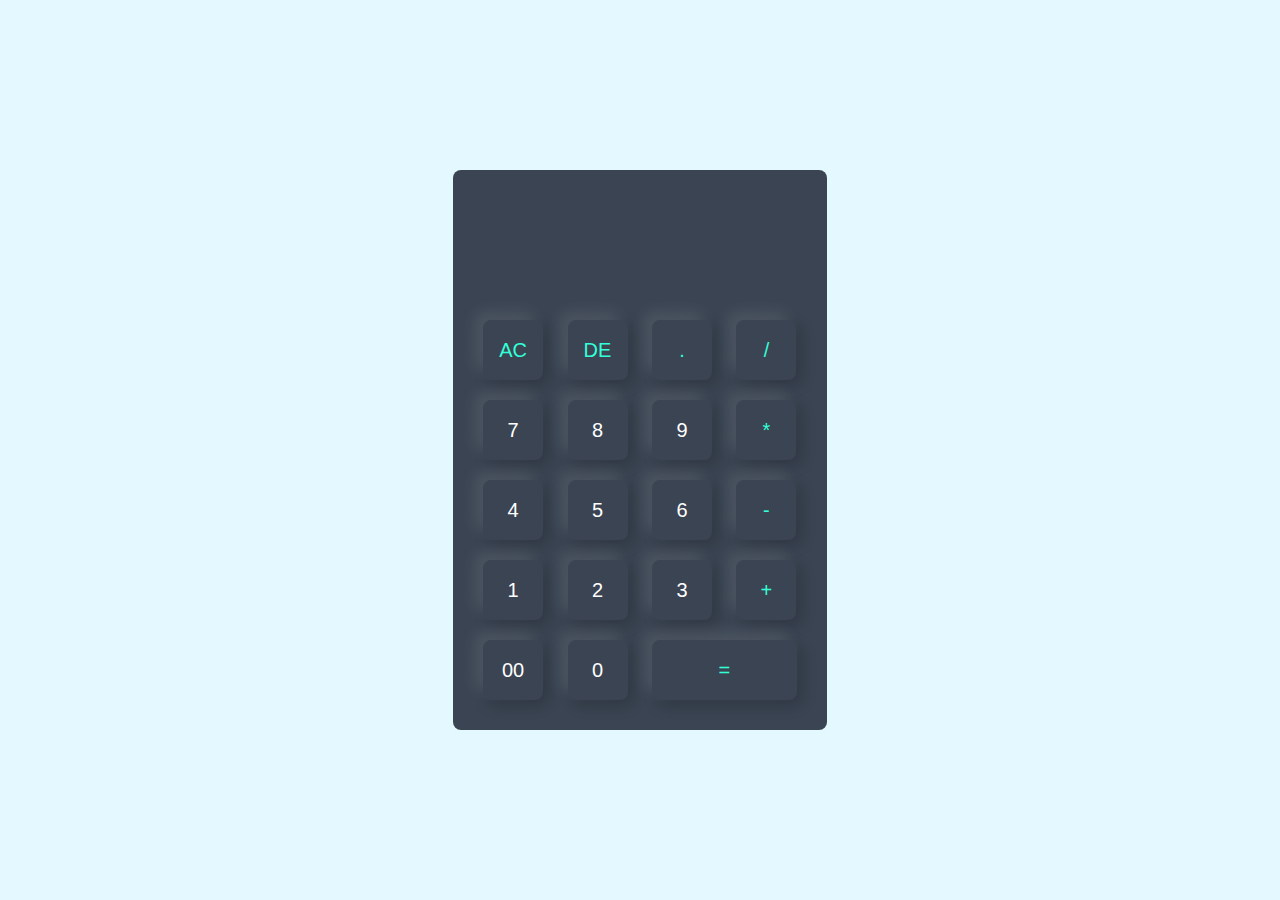
<file: index.html>
<!DOCTYPE html>
<html lang="en">
<head>
    <meta charset="UTF-8">
    <meta http-equiv="X-UA-Compatible" content="IE=edge">
    <meta name="viewport" content="width=device-width, initial-scale=1.0">
    <title>CALCULATOR</title>

    <link rel="stylesheet" href="/css/styles.css">
</head>

<body>
    <div class="container">
        <div class="calculator">
            <form>
                <div class="display">
                    <input type="text" name="display">
                </div>

                <div>
                    <input type="button" value="AC" onclick="display.value =''" class="operator">                   
                
                    <input type="button" value="DE" onclick="display.value = display.value.toString().slice(0,-1)" class="operator">
                
                    <input type="button" value="." onclick="display.value +='.'" class="operator">
                
                    <input type="button" value="/" onclick="display.value +='/'" class="operator">
                </div>



                <div>
                    <input type="button" value="7" onclick="display.value += '7'">
                
                    <input type="button" value="8" onclick="display.value += '8'">
                
                    <input type="button" value="9" onclick="display.value  += '9'">
                
                    <input type="button" value="*"  onclick="display.value  += '*'" class="operator">
                </div>

                <div>
                    <input type="button" value="4" onclick="display.value  += '4'">
                
                    <input type="button" value="5" onclick="display.value  += '5'">
                
                    <input type="button" value="6" onclick="display.value  += '6'">
                
                    <input type="button" value="-" onclick="display.value  += '-'" class="operator">
                </div>

                <div>
                    <input type="button" value="1" onclick="display.value  += '1'">
                
                    <input type="button" value="2" onclick="display.value  += '2'">
                
                    <input type="button" value="3" onclick="display.value  += '3'">
                
                    <input type="button" value="+" onclick="display.value  += '+'" class="operator">
                </div>

                <div>
                    <input type="button" value="00" onclick="display.value  += '00'">
                
                    <input type="button" value="0" onclick="display.value  += '0'">
                
                    <input type="button" value="="  onclick="display.value = eval(display.value)"   class="equal operator"  >
                
                   
                </div>
            </form>

        </div>

    </div>
   
</body>
</html>
</file>
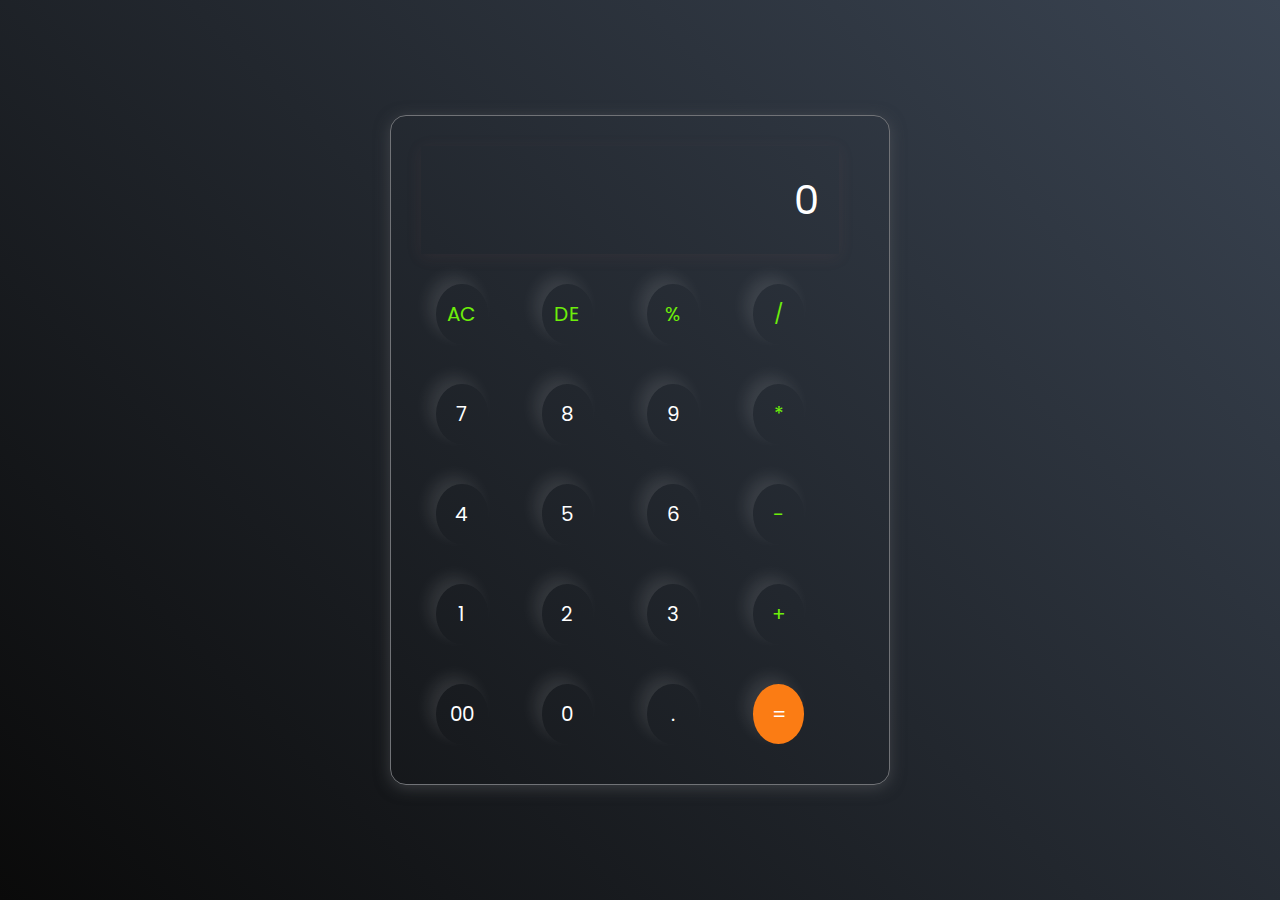
<file: pages/calculator.html>
<!DOCTYPE html>
<html lang="en">
<head>
    <meta charset="UTF-8">
    <meta http-equiv="X-UA-Compatible" content="IE=edge">
    <meta name="viewport" content="width=device-width, initial-scale=1.0">
    <title>calcu</title>
    <link rel="stylesheet" href="/css/calculator.css">
</head>
<body>
   
        <div class="calculator">
           
                <input type="text" name="display" placeholder="0" id="inputBox">
            
    
    
            <div>
                <button class="operator">AC</button>
                <button class="operator">DE</button>
                <button class="operator">%</button>
                <button class="operator">/</button>
    
            </div>
    
            <div>
                <button>7</button>
                <button>8</button>
                <button>9</button>
                <button class="operator">*</button>
    
            </div>
    
            <div>
                <button>4</button>
                <button>5</button>
                <button>6</button>
                <button class="operator">-</button>
    
            </div>
    
            <div>
                <button>1</button>
                <button>2</button>
                <button>3</button>
                <button class="operator">+</button>
    
            </div>
    
            <div>
                <button>00</button>
                <button>0</button>
                <button>.</button>
                <button class="equalBtn">=</button>
                
    
            </div>
    
         </div>
    

  <script src="/js/calculator.js"></script>
</body>
</html>
</file>
<file: css/styles.css>
*{
    margin: 0;
    padding: 0;
    font-family: Arial, Helvetica, sans-serif;
    box-sizing: border-box;
 }



.container{

    width: 100%;
    height: 100vh;
    background: #e3f9ff;
    display: flex;
    align-items: center;
    justify-content: center;
}

/* create calculator border */
  .calculator{
    background: #3a4452;
    padding: 20px;
    border-radius: 8px;


  }

.calculator form input{
    border: 0;
    outline: 0;
    width: 60px;
    height: 60px;
    border-radius: 8px;
    box-shadow: -8px -8px 15px rgba(255, 255, 255, 0.1),5px 5px 15px rgba(0, 0, 0, 0.2);
    background: transparent;
    font-size: 20px;
    color: #fff;
    cursor: pointer;
    margin: 10px; /* space-between all the buttons */

}

 form .display{
    display: flex;
    justify-content: flex-end;
    margin: 20px 0;

}

form .display input{
    text-align: right;
    flex: 1;
    font-size: 40px;
    box-shadow: none;
}

form input.equal{
    width: 145px;

}

form input.operator{
    color: #33ffd8;

}
</file>
<file: css/calculator.css>
@import url('https://fonts.googleapis.com/css2?family=Poppins:wght@500&display=swap');

*{
    margin: 0;
    padding: 0;
    box-sizing: border-box;
    font-family: 'Poppins', sans-serif;
}

body {
    width: 100%;
    height: 100vh;
    display: flex;
    justify-content: center;
    align-items: center;
    background: linear-gradient(45deg, #0a0a0a, #3a4452);
}

.calculator{
    border: 1px solid #717377;
    padding: 20px;
    border-radius: 16px;
    background: transparent;
    box-shadow: 0px 3px 15px rgba(93, 95, 100, 0.5);
    max-width: 500px; 
    width: 100%; 
}

input{
    width: calc(100% - 40px); /* Adjusted padding for both sides */
    border: none;
    padding: 24px 20px; /* Adjusted padding */
    margin: 10px 10px;
    background: transparent;
    box-shadow: 0px 3px 15px rgba(158, 102, 102, 0.1);
    font-size: 40px;
    text-align: right;
    cursor: pointer;
    color: #ffffff;
}

input::placeholder{
    color: #ffffff;
}

button{
    border: none;
    width: calc(20% - 40px); /* Adjusted width for padding */
    height: 60px;
    margin: 20px 25px; /* Adjusted margin */
    border-radius: 50%;
    background: transparent;
    color: #ffffff;
    font-size: 20px;
    box-shadow: -8px -8px 15px rgba(255, 255, 255, 0.1);
    cursor: pointer;
}

.equalBtn{
    background-color: #fb7c14;
}

.operator{
    color: #6dee0a;
}

/* Media query for smaller screens */
@media only screen and (max-width: 600px) {
    input {
        font-size: 30px; 
        padding: 30px 20px; /* Adjusted padding */
        margin: 20px;
    }
    
    button {
        width: calc(25% - 40px); /* Adjusted width for padding */
        height: 60px; 
        margin: 30px 15px; /* Adjusted margin */
        font-size: 18px; 
    }
    .calculator{
        height: 750px;
    }
}
</file>
